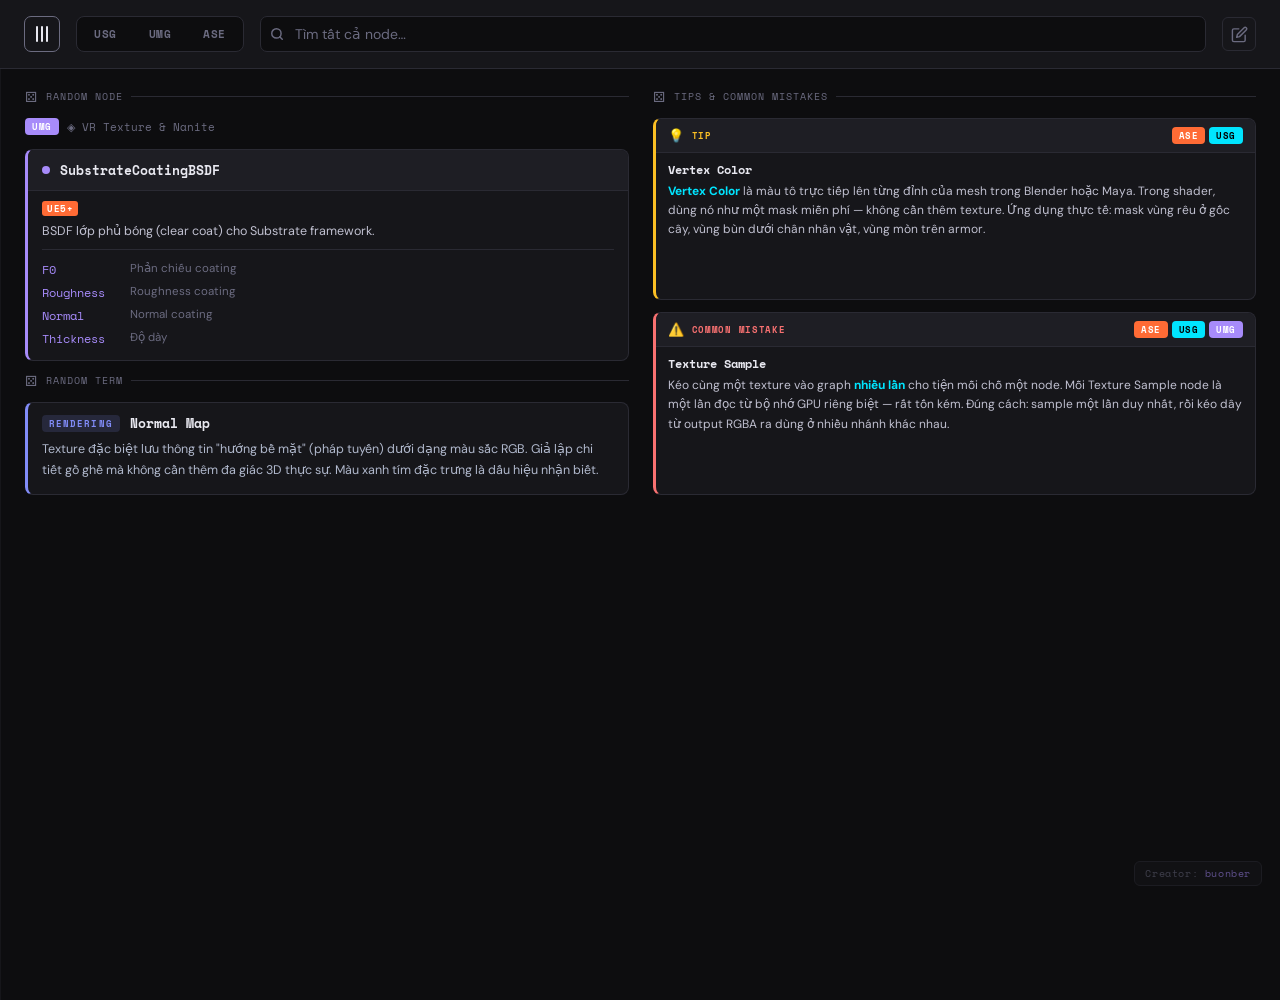
<file: index.html>
<!DOCTYPE html>
<html lang="vi">
<head>
<meta charset="UTF-8">
<meta name="viewport" content="width=device-width, initial-scale=1.0">
<title>NodeHub</title>
<link rel="icon" type="image/svg+xml" href="favicon.svg">

<!-- ═══ EXTERNAL DATA FILES ═══ -->
<script src="data/config.js"></script>
<script>
// Mỗi data file khai báo `const DATA_DEFAULT`.
// Nếu load bằng <script src> liên tiếp sẽ lỗi "already declared" (const không redeclare được).
// Fix: fetch từng file rồi chạy trong Function scope riêng biệt.
window._ENGINES = {};
window._TIPS = [];

async function loadEngines() {
  const files = [
    { key: 'amplify', src: 'data/node_ase.js' },
    { key: 'unity',   src: 'data/node_usg.js' },
    { key: 'unreal',  src: 'data/node_umg.js' },
  ];
  for (const f of files) {
    try {
      const res = await fetch(f.src);
      const code = await res.text();
      // Chạy trong Function scope riêng → const không conflict
      const fn = new Function(code + '\nreturn DATA_DEFAULT;');
      window._ENGINES[f.key] = fn();
    } catch(e) {
      console.warn('Could not load', f.src, e);
      window._ENGINES[f.key] = [];
    }
  }
  // Load tips data
  try {
    const res = await fetch('data/tips.js');
    const code = await res.text();
    const fn = new Function(code + '\nreturn DATA_TIPS;');
    window._TIPS = fn();
  } catch(e) {
    console.warn('Could not load tips.js', e);
    window._TIPS = [];
  }
  // Load terms data
  try {
    const resTerm = await fetch('data/terms.js');
    const codeTerm = await resTerm.text();
    new Function(codeTerm)(); // sets window.TERMS
  } catch(e) {
    console.warn('Could not load terms.js', e);
    window.TERMS = [];
  }
  initApp(); // khởi động app sau khi tất cả data đã load
}
loadEngines();
</script>

<link rel="stylesheet" href="style.css">
</head>
<body>

<header>
  <button id="hamburger" title="Cấu hình" aria-label="Cấu hình">
    <svg id="hbg-bars" xmlns="http://www.w3.org/2000/svg" width="18" height="18" viewBox="0 0 18 18" fill="none" stroke="currentColor" stroke-width="2" stroke-linecap="round" style="display:none">
      <line x1="2" y1="4"  x2="16" y2="4"/>
      <line x1="2" y1="9"  x2="16" y2="9"/>
      <line x1="2" y1="14" x2="16" y2="14"/>
    </svg>
    <svg id="hbg-x" xmlns="http://www.w3.org/2000/svg" width="18" height="18" viewBox="0 0 18 18" fill="none" stroke="currentColor" stroke-width="2" stroke-linecap="round" style="display:none">
      <line x1="3" y1="3" x2="15" y2="15"/>
      <line x1="15" y1="3" x2="3" y2="15"/>
    </svg>
    <svg id="hbg-3" xmlns="http://www.w3.org/2000/svg" width="18" height="18" viewBox="0 0 18 18" fill="none" stroke="currentColor" stroke-width="2" stroke-linecap="round" style="transform:rotate(90deg)">
      <line x1="2" y1="4"  x2="16" y2="4"/>
      <line x1="2" y1="9"  x2="16" y2="9"/>
      <line x1="2" y1="14" x2="16" y2="14"/>
    </svg>
  </button>

  <div class="engine-tabs" id="engine-tabs">
    <button class="engine-tab" data-eng="unity"   title="Unity Shader Graph">USG</button>
    <button class="engine-tab" data-eng="unreal"  title="Unreal Material Graph">UMG</button>
    <button class="engine-tab" data-eng="amplify" title="Amplify Shader Editor">ASE</button>
  </div>

  <div class="search-wrap">
    <svg xmlns="http://www.w3.org/2000/svg" width="14" height="14" viewBox="0 0 24 24" fill="none" stroke="currentColor" stroke-width="2.5" stroke-linecap="round" stroke-linejoin="round"><circle cx="11" cy="11" r="8"/><line x1="21" y1="21" x2="16.65" y2="16.65"/></svg>
    <input type="text" id="search" placeholder="Tìm tất cả node…" autocomplete="off" spellcheck="false">
  </div>
  <a href="editor.html" id="editor-link" title="Mở Editor" aria-label="Mở Editor">
    <svg xmlns="http://www.w3.org/2000/svg" width="17" height="17" viewBox="0 0 24 24" fill="none" stroke="currentColor" stroke-width="2" stroke-linecap="round" stroke-linejoin="round"><path d="M11 4H4a2 2 0 0 0-2 2v14a2 2 0 0 0 2 2h14a2 2 0 0 0 2-2v-7"/><path d="M18.5 2.5a2.121 2.121 0 0 1 3 3L12 15l-4 1 1-4 9.5-9.5z"/></svg>
  </a>

</header>

<div class="app">
  <nav class="sidebar collapsed" id="sidebar"></nav>
  <main class="main" id="main"></main>
</div>

<!-- edit modal removed - managed at /editor -->

<script>
/* ══════════════════════════════════════════════════════
   APP STATE
══════════════════════════════════════════════════════ */
const ENGINES = window._ENGINES;

const state = {
  engine: 'amplify',   // engine hiện tại (cho sidebar/group view)
  activeEngine: null,  // null = chưa chọn engine (search all), string = đang ở engine đó
  groupId: null,
  search: '',
  editMode: false, // always false on main page
  splash: true,
};

// Home page config — persist in localStorage
const HOME_CONFIG_KEY = 'nodehub_home_config';
function loadHomeConfig() {
  try {
    const saved = localStorage.getItem(HOME_CONFIG_KEY);
    if (saved) return JSON.parse(saved);
  } catch(e) {}
  return { showNode: true, showTerm: true, showTips: true };
}
function saveHomeConfig(cfg) {
  try { localStorage.setItem(HOME_CONFIG_KEY, JSON.stringify(cfg)); } catch(e) {}
}
let homeConfig = loadHomeConfig();

// Convenience: data for current engine
function data() { return ENGINES[state.engine] || []; }
function group() { return data().find(g => g.id === state.groupId) || data()[0] || null; }

/* ══════════════════════════════════════════════════════
   RENDER SIDEBAR
══════════════════════════════════════════════════════ */
function renderSidebar() {
  const sb = document.getElementById('sidebar');
  sb.innerHTML = '';
  data().forEach(g => {
    const btn = document.createElement('button');
    btn.className = `group-btn cls-${g.cls}` + (g.id === state.groupId ? ' active' : '');
    btn.innerHTML = `
      <span class="g-ico">${g.ico}</span>
      <span class="g-label">${g.label}</span>
      <span class="g-count">${g.nodes.length}</span>
    `;
    btn.addEventListener('click', () => {
      state.groupId = g.id;
      state.search = '';
      state.splash = false;
      document.getElementById('search').value = '';
      renderSidebar();
      renderMain();
    });
    sb.appendChild(btn);
  });
}

/* ══════════════════════════════════════════════════════
   RENDER MAIN
══════════════════════════════════════════════════════ */
function renderMain() {
  const main = document.getElementById('main');
  const q = state.search.trim().toLowerCase();

  if (q) {
    renderSearch(main, q);
  } else if (state.splash) {
    renderSplash();
  } else {
    renderGroup(main);
  }
}

function renderGroup(main) {
  const g = group();
  if (!g) { main.innerHTML = '<div class="empty"><span>◈</span>Không có dữ liệu.</div>'; return; }

  main.innerHTML = `
    <div class="group-header cls-${g.cls}">
      <div class="g-ico-big">${g.ico}</div>
      <div>
        <div class="group-title">${g.label}</div>
        <div class="group-desc">${g.desc || ''}</div>
      </div>
    </div>
    <div class="node-grid" id="node-grid"></div>
  `;

  const grid = document.getElementById('node-grid');
  g.nodes.forEach(n => grid.appendChild(buildCard(n, g)));
}

const ENG_LABELS = { amplify: 'Amplify Shader Editor', unity: 'Unity Shader Graph', unreal: 'Unreal Material Graph' };
const ENG_SHORT  = { amplify: 'ASE', unity: 'USG', unreal: 'UMG' };
const TAG_LABELS = { ue5:'UE5+', u2022:'2022+', u2023:'2023+', urp:'URP', hdrp:'HDRP'};

function renderSearch(main, q) {
  // Nếu chưa chọn engine → tìm trên cả 3; nếu đã chọn → tìm engine đó
  const engsToSearch = state.activeEngine
    ? [state.activeEngine]
    : Object.keys(window._ENGINES);

  const sections = []; // [{eng, group, nodes}]
  engsToSearch.forEach(eng => {
    (window._ENGINES[eng] || []).forEach(g => {
      const hits = g.nodes.filter(n =>
        n.n.toLowerCase().includes(q) ||
        (n.f && n.f.toLowerCase().includes(q)) ||
        (n.sc && n.sc.toLowerCase().includes(q))
      );
      if (hits.length) sections.push({ eng, group: g, nodes: hits });
    });
  });

  if (!sections.length) {
    main.innerHTML = `<div class="empty"><span>∅</span>Không tìm thấy "<b>${q}</b>"</div>`;
    return;
  }

  main.innerHTML = '';
  // Group by engine for visual separation
  const byEng = {};
  sections.forEach(s => {
    if (!byEng[s.eng]) byEng[s.eng] = [];
    byEng[s.eng].push(s);
  });

  Object.entries(byEng).forEach(([eng, secs]) => {
    // Engine section header (only when searching all engines)
    if (!state.activeEngine) {
      const engHeader = document.createElement('div');
      engHeader.className = 'search-group-title';
      const total = secs.reduce((a,s) => a + s.nodes.length, 0);
      engHeader.innerHTML = `<span class="eng-label-${eng}">${ENG_SHORT[eng]}</span> — ${total} kết quả`;
      main.appendChild(engHeader);
    }

    secs.forEach(({ group: g, nodes }) => {
      const subTitle = document.createElement('div');
      subTitle.className = 'search-group-title';
      subTitle.style.fontSize = '10px';
      subTitle.style.opacity = '0.7';
      subTitle.style.marginTop = '4px';
      subTitle.textContent = `${g.ico}  ${g.label}  (${nodes.length})`;
      main.appendChild(subTitle);

      const grid = document.createElement('div');
      grid.className = `node-grid eng-${eng}`;
      nodes.forEach(n => grid.appendChild(buildCard(n, g)));
      main.appendChild(grid);
    });
  });
}

/* ══════════════════════════════════════════════════════
   BUILD NODE CARD
══════════════════════════════════════════════════════ */
function buildCard(n, g, { autoExpand = false } = {}) {
  const card = document.createElement('div');
  card.className = `node-card cls-${g.cls}`;

  const params = (n.p && n.p.length)
    ? `<div class="node-params">${n.p.map(([k,v]) =>
        `<div class="param-row"><span class="param-name">${k}</span><span class="param-desc">${v}</span></div>`
      ).join('')}</div>`
    : '';

  const editBtn = state.editMode
    ? `<button class="edit-card-btn" data-nid="${n.n}" data-gid="${g.id}" title="Sửa node" style="margin-left:auto;background:transparent;border:none;color:var(--accent2);cursor:pointer;font-size:13px;">✎</button>`
    : '';

  // ── Parse nội dung ──
  // Tags: từ n.tags[] (mới) hoặc fallback extract inline <span class="tag"> (legacy)
  const nodeTagsArr = (n.tags && n.tags.length)
    ? n.tags
    : (() => { const re = /<span class="tag ([^"]+)">[^<]*<\/span>/g; const t=[]; let m; while((m=re.exec(n.f||''))!==null) if(!t.includes(m[1])) t.push(m[1]); return t; })();
  // Strip legacy inline tag spans from func text
  const funcHtml = (n.f || '').replace(/<span class="tag [^"]*">[^<]*<\/span>/g, '').trim();

  // Render tag badges
  const tagsBadge = nodeTagsArr.length
    ? `<span class="node-tags">${nodeTagsArr.map(t => `<span class="tag ${t}">${TAG_LABELS[t]||t.toUpperCase()}</span>`).join('')}</span>`
    : '';

  const catBadge = n.cat
    ? `<span class="node-cat">${n.cat}</span>`
    : '';

  let scBadge = '';
  if (n.sc) {
    const keys = n.sc.split('+').map(k => k.trim()).filter(Boolean);
    const kbds = keys.map(k => `<kbd>${k}</kbd>`).join('<span class="sc-plus">+</span>');
    scBadge = `<span class="node-shortcut">${kbds}</span>`;
  }

  card.innerHTML = `
    <div class="node-head">
      <div class="node-dot"></div>
      <span class="node-name">${n.n}</span>
      ${catBadge}
      ${editBtn}
    </div>
    <div class="node-body">
      ${tagsBadge}
      <div class="node-func">${funcHtml}</div>
      ${scBadge}
      ${params}
    </div>
  `;

  let pinned = false;
  if (autoExpand) card.classList.add('expanded');
  card.addEventListener('mouseenter', () => { if (!pinned) card.classList.add('expanded'); });
  card.addEventListener('mouseleave', () => { if (!pinned && !autoExpand) card.classList.remove('expanded'); });
  card.addEventListener('click', e => {
    if (e.target.closest('.edit-card-btn')) return;
    if (!pinned) {
      pinned = true;
      card.classList.add('expanded', 'pinned');
    } else {
      pinned = false;
      card.classList.remove('expanded', 'pinned');
    }
  });

  if (state.editMode) {
    card.querySelector('.edit-card-btn')?.addEventListener('click', e => {
      e.stopPropagation();
      openEditModal(n, g);
    });
  }

  return card;
}

/* ══════════════════════════════════════════════════════
   ENGINE TABS
══════════════════════════════════════════════════════ */
// Hash <-> engine key mapping
const HASH_TO_ENG = { ase: 'amplify', usg: 'unity', umg: 'unreal' };
const ENG_TO_HASH = { amplify: 'ase', unity: 'usg', unreal: 'umg' };

function activateEngine(eng) {
  document.querySelectorAll('.engine-tab').forEach(t => t.classList.remove('active'));
  const tab = document.querySelector(`.engine-tab[data-eng="${eng}"]`);
  if (tab) tab.classList.add('active');
  state.activeEngine = eng;
  state.engine = eng;
  state.groupId = data()[0]?.id || null;
  state.splash = false;
  state.search = '';
  const se = document.getElementById('search');
  se.value = '';
  se.placeholder = `Tìm trong ${ENG_LABELS[eng]}…`;
  sidebar.classList.remove('collapsed');
  hamburger.style.visibility = '';
  setHamburgerIcon(false);
  history.replaceState(null, '', '#' + ENG_TO_HASH[eng]);
  renderSidebar();
  renderMain();
}

document.getElementById('engine-tabs').addEventListener('click', e => {
  const tab = e.target.closest('.engine-tab');
  if (!tab) return;
  const eng = tab.dataset.eng;
  if (state.activeEngine === eng) {
    resetToHome();
    return;
  }
  activateEngine(eng);
});

/* ══════════════════════════════════════════════════════
   SEARCH
══════════════════════════════════════════════════════ */
const searchEl = document.getElementById('search');
let searchTimeout;
searchEl.addEventListener('input', () => {
  clearTimeout(searchTimeout);
  searchTimeout = setTimeout(() => {
    state.search = searchEl.value;
    // Khi xóa hết search → về splash (nếu không có engine active) hoặc về group
    if (!state.search.trim() && !state.activeEngine) state.splash = true;
    else state.splash = false;
    renderMain();
  }, 160);
});

/* ══════════════════════════════════════════════════════
   EDIT MODE — moved to /editor page
══════════════════════════════════════════════════════ */
// Edit mode disabled on main page

/* ══════════════════════════════════════════════════════
   INLINE EDIT MODAL — moved to /editor
══════════════════════════════════════════════════════ */

/* ══════════════════════════════════════════════════════
   HAMBURGER
══════════════════════════════════════════════════════ */
const hamburger = document.getElementById('hamburger');
const sidebar   = document.getElementById('sidebar');

function resetToHome() {
  state.activeEngine = null;
  state.engine = 'amplify';
  state.groupId = null;
  state.search = '';
  state.splash = true;
  const se = document.getElementById('search');
  se.value = '';
  se.placeholder = 'Tìm tất cả node…';
  document.querySelectorAll('.engine-tab').forEach(t => t.classList.remove('active'));
  sidebar.classList.add('collapsed');
  history.replaceState(null, '', location.pathname + location.search);
  setHamburger3Mode();
  renderSidebar();
  renderSplash();
}

function setHamburgerIcon(isX) {
  document.getElementById('hbg-bars').style.display = isX ? 'none' : 'block';
  document.getElementById('hbg-x').style.display   = isX ? 'block' : 'none';
  document.getElementById('hbg-3').style.display   = 'none';
  hamburger.title = isX ? 'Ẩn sidebar' : 'Hiện sidebar';
  hamburger.setAttribute('aria-label', hamburger.title);
}

function setHamburger3Mode() {
  document.getElementById('hbg-bars').style.display = 'none';
  document.getElementById('hbg-x').style.display   = 'none';
  document.getElementById('hbg-3').style.display   = 'inline';
  hamburger.title = 'Cấu hình';
  hamburger.setAttribute('aria-label', 'Cấu hình');
}

hamburger.addEventListener('click', () => {
  if (!state.activeEngine) { openHomeConfigModal(); return; } // Mở cấu hình trang chủ khi ở 3-mode

  // Bật/tắt sidebar bình thường
  if (sidebar.classList.contains('collapsed')) {
    sidebar.classList.remove('collapsed');
    setHamburgerIcon(false);
  } else {
    sidebar.classList.add('collapsed');
    setHamburgerIcon(true);
  }
});


/* ══════════════════════════════════════════════════════
   BUILD TIP / MISTAKE CARD
══════════════════════════════════════════════════════ */
const ENG_COLORS     = {amplify:'#ff6b35', unity:'#00e5ff', unreal:'#a78bfa'};
const ENG_TEXT_COLORS= {amplify:'#fff',    unity:'#000',    unreal:'#fff'};

function buildTipCard(item) {
  const isTip = item.type === 'tip';
  const card = document.createElement('div');
  card.className = `tip-card tip-card--${item.type}`;

  // Engine tags
  const engTags = item.eng.map(e =>
    `<span class="tip-eng-tag" style="background:${ENG_COLORS[e]};color:${ENG_TEXT_COLORS[e]}">${ENG_SHORT[e]}</span>`
  ).join('');

  card.innerHTML = `
    <div class="tip-head">
      <span class="tip-icon">${isTip ? '💡' : '⚠️'}</span>
      <span class="tip-type-label">${isTip ? 'Tip' : 'Common Mistake'}</span>
      <div class="tip-eng-tags">${engTags}</div>
    </div>
    <div class="tip-node-name">${item.node}</div>
    <div class="tip-body">${item.text}</div>
  `;

  return card;
}

function pickRandomTips(count) {
  const tips     = (window._TIPS || []).filter(t => t.type === 'tip');
  const mistakes = (window._TIPS || []).filter(t => t.type === 'mistake');
  const picked = [];
  if (tips.length)     picked.push(tips[Math.floor(Math.random() * tips.length)]);
  if (mistakes.length) picked.push(mistakes[Math.floor(Math.random() * mistakes.length)]);
  // Fill remaining slots with random from either pool
  const all = [...tips, ...mistakes];
  while (picked.length < count && all.length) {
    const candidate = all[Math.floor(Math.random() * all.length)];
    if (!picked.includes(candidate)) picked.push(candidate);
    else if (picked.length === all.length) break; // avoid infinite loop
  }
  return picked;
}
/* ══════════════════════════════════════════════════════
   RANDOM TERM — thuật ngữ chuyên ngành
══════════════════════════════════════════════════════ */
let _lastTermIdx = -1;
function pickRandomTerm() {
  const terms = window.TERMS || [];
  if (!terms.length) return null;
  let idx;
  do { idx = Math.floor(Math.random() * terms.length); } while (idx === _lastTermIdx && terms.length > 1);
  _lastTermIdx = idx;
  return terms[idx];
}

function renderTermCard(container) {
  const t = pickRandomTerm();
  if (!t) return;
  container.innerHTML = '';
  const card = document.createElement('div');
  card.className = 'term-card';
  card.innerHTML =
    `<div class="term-head">` +
      `<span class="term-tag">${t.tag}</span>` +
      `<span class="term-name">${t.term}</span>` +
    `</div>` +
    `<div class="term-def">${t.def}</div>`;
  container.appendChild(card);
}

/* ══════════════════════════════════════════════════════
   SPLASH — random node + tips/mistakes on load
══════════════════════════════════════════════════════ */
function pickSplash() {
  // Random 1 node từ bất kỳ engine và group nào
  const engKeys = Object.keys(window._ENGINES).filter(k => (window._ENGINES[k] || []).length);
  const eng = engKeys[Math.floor(Math.random() * engKeys.length)];
  const groups = window._ENGINES[eng];
  const g = groups[Math.floor(Math.random() * groups.length)];
  const node = g.nodes[Math.floor(Math.random() * g.nodes.length)];
  return { eng, g, node };
}

function randomizeNode() {
  const { eng, g, node } = pickSplash();

  const nodeRow = document.getElementById('splash-node-meta');
  const nodeGrid = document.getElementById('splash-node-grid');
  if (!nodeRow || !nodeGrid) return;

  nodeRow.innerHTML =
    `<span class="tip-eng-tag" style="background:${ENG_COLORS[eng]};color:${ENG_TEXT_COLORS[eng]}">${ENG_SHORT[eng]}</span>` +
    `<span class="splash-group-label">${g.ico} ${g.label}</span>`;

  nodeGrid.className = `node-grid eng-${eng}`;
  nodeGrid.innerHTML = '';
  nodeGrid.appendChild(buildCard(node, g, { autoExpand: true }));
}

function renderSplash() {
  const { eng, g, node } = pickSplash();

  state.splash = true;
  document.querySelectorAll('.engine-tab').forEach(t => t.classList.remove('active'));
  renderSidebar();

  const main = document.getElementById('main');
  main.innerHTML = '';

  /* ── Wrapper layout: 2 cols ── */
  const wrapper = document.createElement('div');
  wrapper.className = 'splash-wrapper';

  /* ─── COL LEFT: random node + random term below ─── */
  const colNode = document.createElement('div');
  colNode.className = 'splash-col';

  if (homeConfig.showNode) {
    const nodeSection = document.createElement('div');
    nodeSection.className = 'splash-section-label';
    nodeSection.innerHTML = `<span class="splash-dice-btn" id="splash-dice" title="Random node khác">⚄</span> Random Node`;
    colNode.appendChild(nodeSection);

    const nodeRow = document.createElement('div');
    nodeRow.className = 'splash-node-meta';
    nodeRow.id = 'splash-node-meta';
    nodeRow.innerHTML =
      `<span class="tip-eng-tag" style="background:${ENG_COLORS[eng]};color:${ENG_TEXT_COLORS[eng]}">${ENG_SHORT[eng]}</span>` +
      `<span class="splash-group-label">${g.ico} ${g.label}</span>`;
    colNode.appendChild(nodeRow);

    const nodeGrid = document.createElement('div');
    nodeGrid.className = `node-grid eng-${eng}`;
    nodeGrid.id = 'splash-node-grid';
    nodeGrid.appendChild(buildCard(node, g, { autoExpand: true }));
    colNode.appendChild(nodeGrid);
  }

  if (homeConfig.showTerm) {
    const termSection = document.createElement('div');
    termSection.className = 'splash-section-label';
    termSection.innerHTML = `<span class="splash-dice-btn" id="splash-term-dice" title="Random thuật ngữ khác">⚄</span> Random Term`;
    colNode.appendChild(termSection);

    const termCard = document.createElement('div');
    termCard.id = 'term-card-slot';
    colNode.appendChild(termCard);

    renderTermCard(termCard);
  }

  /* ─── COL RIGHT: 1 tip + 1 mistake ─── */
  const colTips = document.createElement('div');
  colTips.className = 'splash-col';

  if (homeConfig.showTips) {
    const tipsSection = document.createElement('div');
    tipsSection.className = 'splash-section-label';
    tipsSection.innerHTML = `<span class="splash-dice-btn" id="splash-tips-dice" title="Random tips khác">⚄</span> Tips & Common Mistakes`;
    colTips.appendChild(tipsSection);

    const tipsContainer = document.createElement('div');
    tipsContainer.className = 'tips-grid';
    tipsContainer.id = 'tips-container';
    pickRandomTips(2).forEach(t => tipsContainer.appendChild(buildTipCard(t)));
    colTips.appendChild(tipsContainer);
  }

  wrapper.appendChild(colNode);
  wrapper.appendChild(colTips);
  main.appendChild(wrapper);

  /* ─── Event listeners ─── */
  document.getElementById('splash-dice')?.addEventListener('click', randomizeNode);
  document.getElementById('splash-term-dice')?.addEventListener('click', () => {
    const slot = document.getElementById('term-card-slot');
    if (slot) renderTermCard(slot);
  });
  document.getElementById('splash-tips-dice')?.addEventListener('click', () => {
    const tc = document.getElementById('tips-container');
    if (!tc) return;
    tc.innerHTML = '';
    pickRandomTips(2).forEach(t => tc.appendChild(buildTipCard(t)));
  });
}

/* ══════════════════════════════════════════════════════
   HOME CONFIG MODAL
══════════════════════════════════════════════════════ */
function openHomeConfigModal() {
  let overlay = document.getElementById('home-config-overlay');
  if (overlay) { overlay.remove(); return; }

  overlay = document.createElement('div');
  overlay.id = 'home-config-overlay';
  overlay.className = 'home-config-overlay';
  overlay.innerHTML = `
    <div class="home-config-modal">
      <div class="home-config-header">
        <span class="home-config-title">⚙️ Cấu hình</span>
        <button class="home-config-close" id="home-config-close">✕</button>
      </div>
      <p class="home-config-sub">Chọn widget hiển thị ở chế độ index</p>
      <div class="home-config-options">
        <label class="home-config-option">
          <span class="home-config-option-text">
            <span class="home-config-option-icon">🎲</span>
            <span>Random Node</span>
          </span>
          <input type="checkbox" id="cfg-node" ${homeConfig.showNode ? 'checked' : ''}>
          <span class="home-config-toggle"></span>
        </label>
        <label class="home-config-option">
          <span class="home-config-option-text">
            <span class="home-config-option-icon">📖</span>
            <span>Random Term</span>
          </span>
          <input type="checkbox" id="cfg-term" ${homeConfig.showTerm ? 'checked' : ''}>
          <span class="home-config-toggle"></span>
        </label>
        <label class="home-config-option">
          <span class="home-config-option-text">
            <span class="home-config-option-icon">💡</span>
            <span>Tips & Common Mistakes</span>
          </span>
          <input type="checkbox" id="cfg-tips" ${homeConfig.showTips ? 'checked' : ''}>
          <span class="home-config-toggle"></span>
        </label>
      </div>
      <button class="home-config-apply" id="home-config-apply">Áp dụng</button>
      <button class="home-config-reload" id="home-config-reload">↺ Reload JS cache</button>
    </div>
  `;
  document.body.appendChild(overlay);

  overlay.addEventListener('click', e => { if (e.target === overlay) overlay.remove(); });
  document.getElementById('home-config-close').addEventListener('click', () => overlay.remove());
  document.getElementById('home-config-reload').addEventListener('click', () => {
    document.getElementById('home-config-reload').textContent = '⏳ Đang reload…';
    document.getElementById('home-config-reload').disabled = true;
    const v = Date.now();
    const base = location.href.split('?')[0].split('#')[0];
    const hash = location.hash || '';
    location.replace(base + '?v=' + v + hash);
  });
  document.getElementById('home-config-apply').addEventListener('click', () => {
    homeConfig.showNode = document.getElementById('cfg-node').checked;
    homeConfig.showTerm = document.getElementById('cfg-term').checked;
    homeConfig.showTips = document.getElementById('cfg-tips').checked;
    saveHomeConfig(homeConfig);
    overlay.remove();
    if (state.splash) renderSplash();
  });
}

/* ══════════════════════════════════════════════════════
   INIT — gọi sau khi loadEngines() xong
══════════════════════════════════════════════════════ */
function initApp() {
  const hash = location.hash.replace('#', '').toLowerCase();
  const engFromHash = HASH_TO_ENG[hash];
  if (engFromHash) {
    activateEngine(engFromHash);
  } else {
    state.splash = true;
    state.activeEngine = null;
    document.getElementById('sidebar').classList.add('collapsed');
    setHamburger3Mode();
    renderSidebar();
    renderSplash();
  }
}
</script>
<a class="creator-tag" title="Back to top" onclick="window.scrollTo({top:0,behavior:'smooth'})">Creator: <span>buonber</span></a>
</body>
</html>
</file>
<file: style.css>
@import url('https://fonts.googleapis.com/css2?family=Space+Mono:ital,wght@0,400;0,700;1,400&family=DM+Sans:ital,opsz,wght@0,9..40,300;0,9..40,500;0,9..40,700;1,9..40,300&display=swap');

*, *::before, *::after { box-sizing: border-box; margin: 0; padding: 0; }

:root {
  --bg:        #0d0d0f;
  --surface:   #16161a;
  --surface2:  #1e1e24;
  --border:    #2a2a33;
  --accent:    #00e5ff;
  --accent2:   #ff6b35;
  --accent3:   #a78bfa;
  --text:      #e8e8f0;
  --muted:     #6b6b80;
  --radius:    8px;

  /* group colors */
  --gm:    #fbbf24; --gt:  #34d399; --gv:  #60a5fa;
  --gmat:  #c084fc; --gd:  #94a3b8; --gsd: #f472b6;
  --gcam:  #38bdf8; --gconst:#a78bfa;--gtex:#fb923c;
  --guv:   #4ade80; --glight:#fde047;--gtime:#f9a8d4;
  --gfunc: #67e8f9; --gfx:  #e879f9; --glogic:#6ee7b7;
  --gutil: #cbd5e1; --gcol: #fb7185; --ga:  #a3e635;
  --gp:   #f0abfc; --gblend:#fca5a5;--ggrad:#93c5fd;
  --gproc:#86efac; --gwpo: #fcd34d; --gshad:#c4b5fd;
  --ghair:#fdba74; --gvr:  #7dd3fc; --gfunc2:#99f6e4;
  --gpar: #fda4af; --gtime2:#d8b4fe;--gl:  #6ee7b7;
  --gcrt: #67e8f9; --gfont:#fbbf24; --gimg: #f9a8d4;
  --gc: #e2e8f0;  --gu: #a5f3fc;   --gv2: #c3b5fd;
}

html { font-size: 15px; }

body {
  background: var(--bg);
  color: var(--text);
  font-family: 'DM Sans', sans-serif;
  min-height: 100vh;
  display: flex;
  flex-direction: column;
}

/* ── HEADER ── */
header {
  border-bottom: 1px solid var(--border);
  padding: 16px 24px;
  display: flex;
  align-items: center;
  gap: 16px;
  background: var(--surface);
  position: sticky;
  top: 0;
  z-index: 100;
  flex-wrap: wrap;
}

/* ── HAMBURGER ── */
#hamburger {
  display: flex;
  flex-direction: column;
  justify-content: center;
  gap: 5px;
  width: 36px;
  height: 36px;
  padding: 7px 8px;
  background: transparent;
  border: 1px solid var(--border);
  border-radius: 7px;
  cursor: pointer;
  flex-shrink: 0;
  transition: border-color .2s;
}
#hamburger:hover { border-color: var(--accent); }
/* ── HAMBURGER — 3-mode state ── */
#hamburger:has(#hbg-3:not([style*="none"])) {
  border-color: var(--muted);
  color: var(--muted);
}
#hamburger:has(#hbg-3:not([style*="none"])):hover {
  border-color: var(--accent);
  color: var(--accent);
}

#hamburger svg { display: block; color: var(--text); transition: color .2s; }
#hamburger:hover svg { color: var(--accent); }

/* ── ENGINE TABS ── */
.engine-tabs {
  display: flex;
  gap: 4px;
  background: var(--bg);
  border: 1px solid var(--border);
  border-radius: 8px;
  padding: 3px;
}

.engine-tab {
  font-family: 'Space Mono', monospace;
  font-size: 11px;
  font-weight: 700;
  letter-spacing: 0.05em;
  padding: 6px 14px;
  border-radius: 5px;
  border: none;
  background: transparent;
  color: var(--muted);
  cursor: pointer;
  transition: all .2s;
  text-transform: uppercase;
}

.engine-tab:hover { color: var(--text); background: var(--surface2); }
/* .active = engine đang được chọn (user click) */
.engine-tab[data-eng="amplify"].active { background: #ff6b35; color: #fff; }
.engine-tab[data-eng="unity"].active   { background: #00e5ff; color: #000; }
.engine-tab[data-eng="unreal"].active  { background: #a78bfa; color: #fff; }

/* ── SEARCH ── */
.search-wrap {
  flex: 1;
  min-width: 200px;
  position: relative;
}

.search-wrap svg {
  position: absolute;
  left: 10px;
  top: 50%;
  transform: translateY(-50%);
  color: var(--muted);
  pointer-events: none;
}

#search {
  width: 100%;
  background: var(--bg);
  border: 1px solid var(--border);
  border-radius: 7px;
  color: var(--text);
  font-family: 'DM Sans', sans-serif;
  font-size: 14px;
  padding: 8px 12px 8px 34px;
  outline: none;
  transition: border-color .2s;
}
#search:focus { border-color: var(--accent); }
#search::placeholder { color: var(--muted); }

/* ── EDIT TOGGLE ── */
#edit-btn {
  font-family: 'Space Mono', monospace;
  font-size: 11px;
  padding: 7px 14px;
  border-radius: 6px;
  border: 1px solid var(--border);
  background: transparent;
  color: var(--muted);
  cursor: pointer;
  transition: all .2s;
  white-space: nowrap;
}
#edit-btn:hover { border-color: var(--accent2); color: var(--accent2); }
#edit-btn.active { background: var(--accent2); color: #fff; border-color: var(--accent2); }

#editor-link {
  display: flex;
  align-items: center;
  justify-content: center;
  flex-shrink: 0;
  width: 34px;
  height: 34px;
  border-radius: 6px;
  border: 1px solid var(--border);
  color: var(--muted);
  text-decoration: none;
  transition: border-color .2s, color .2s, background .2s;
}
#editor-link:hover {
  border-color: var(--accent);
  color: var(--accent);
  background: color-mix(in srgb, var(--accent) 10%, transparent);
}

/* ── RANDOM BTN (circle icon) ── */
.random-btn-inline {
  display: inline-flex;
  align-items: center;
  justify-content: center;
  width: 28px;
  height: 28px;
  border-radius: 50%;
  border: 1px solid var(--border);
  background: var(--surface2);
  color: var(--muted);
  font-size: 16px;
  cursor: pointer;
  transition: all .25s;
  flex-shrink: 0;
  line-height: 1;
}
.random-btn-inline:hover {
  border-color: var(--accent3);
  color: var(--accent3);
  background: rgba(167,139,250,.1);
  transform: rotate(120deg);
}

/* ── LAYOUT ── */
.app {
  display: flex;
  flex: 1;
  overflow: hidden;
  height: calc(100vh - 57px);
}

/* ── SIDEBAR ── */
.sidebar {
  width: 220px;
  min-width: 0;
  border-right: 1px solid var(--border);
  overflow-y: auto;
  overflow-x: hidden;
  background: var(--surface);
  flex-shrink: 0;
  transition: width .25s cubic-bezier(.4,0,.2,1);
}
.sidebar.collapsed {
  width: 0;
  border-right-color: transparent;
}

.sidebar::-webkit-scrollbar { width: 4px; }
.sidebar::-webkit-scrollbar-thumb { background: var(--border); border-radius: 4px; }

.group-btn {
  display: flex;
  align-items: center;
  gap: 10px;
  width: 100%;
  padding: 10px 16px;
  background: transparent;
  border: none;
  border-bottom: 1px solid var(--border);
  color: var(--text);
  cursor: pointer;
  text-align: left;
  font-family: 'DM Sans', sans-serif;
  font-size: 13px;
  font-weight: 500;
  transition: background .15s;
}
.group-btn:hover { background: var(--surface2); }
.group-btn.active { background: var(--surface2); }
.group-btn.active .g-ico { filter: drop-shadow(0 0 6px currentColor); }

.g-ico {
  width: 28px;
  height: 28px;
  border-radius: 6px;
  display: flex;
  align-items: center;
  justify-content: center;
  font-size: 14px;
  flex-shrink: 0;
  background: var(--surface2);
}

.g-label {
  flex: 1;
  overflow: hidden;
  white-space: nowrap;
  text-overflow: ellipsis;
}

.g-count {
  font-family: 'Space Mono', monospace;
  font-size: 10px;
  color: var(--muted);
  background: var(--bg);
  padding: 1px 6px;
  border-radius: 10px;
}

/* ── MAIN ── */
.main {
  flex: 1;
  overflow-y: auto;
  padding: 20px 24px;
}

.main::-webkit-scrollbar { width: 6px; }
.main::-webkit-scrollbar-thumb { background: var(--border); border-radius: 4px; }

/* GROUP header */
.group-header {
  display: flex;
  align-items: center;
  gap: 12px;
  margin-bottom: 16px;
  padding-bottom: 12px;
  border-bottom: 1px solid var(--border);
}

.group-header .g-ico-big {
  width: 40px;
  height: 40px;
  border-radius: 10px;
  display: flex;
  align-items: center;
  justify-content: center;
  font-size: 20px;
  background: var(--surface2);
}

.group-title {
  font-family: 'Space Mono', monospace;
  font-size: 16px;
  font-weight: 700;
  letter-spacing: 0.03em;
}

.group-desc {
  font-size: 12px;
  color: var(--muted);
  margin-top: 2px;
}

/* NODE GRID */
.node-grid {
  display: grid;
  grid-template-columns: repeat(auto-fill, minmax(300px, 1fr));
  gap: 12px;
}

/* NODE CARD */
.node-card {
  background: var(--surface);
  border: 1px solid var(--border);
  border-radius: var(--radius);
  overflow: hidden;
  cursor: pointer;
  transition: border-color .15s, transform .15s;
}
.node-card:hover { border-color: var(--accent); transform: translateY(-1px); }

.node-head {
  display: flex;
  align-items: center;
  gap: 10px;
  padding: 10px 14px;
  border-bottom: 1px solid var(--border);
  background: var(--surface2);
}

.node-dot {
  width: 8px;
  height: 8px;
  border-radius: 50%;
  flex-shrink: 0;
  background: var(--accent);
}

.node-name {
  font-family: 'Space Mono', monospace;
  font-size: 13px;
  font-weight: 700;
  flex: 1;
}

.node-sc {
  font-size: 11px;
  color: var(--muted);
  background: var(--bg);
  padding: 2px 8px;
  border-radius: 4px;
}

/* Category badge — AS only, in header, muted style */
.node-cat {
  font-family: 'Space Mono', monospace;
  font-size: 10px;
  color: var(--muted);
  background: var(--bg);
  border: 1px solid var(--border);
  padding: 2px 8px;
  border-radius: 4px;
  letter-spacing: 0.03em;
  margin-left: auto;
  flex-shrink: 0;
}

/* Shortcut key badge — in body, below description */
.sc-plus {
  color: var(--muted);
  font-size: 10px;
  margin: 0 2px;
}
.node-shortcut {
  display: inline-flex;
  align-items: center;
  gap: 3px;
  margin-top: 8px;
}
.node-shortcut kbd {
  display: inline-block;
  font-family: 'Space Mono', monospace;
  font-size: 10px;
  font-weight: 700;
  line-height: 1;
  padding: 3px 8px;
  border-radius: 4px;
  background: rgba(52,211,153,0.08);
  color: #34d399;
  border: 1px solid rgba(52,211,153,0.3);
  letter-spacing: 0.06em;
  white-space: nowrap;
}

.node-body {
  padding: 10px 14px;
}

.node-tags {
  display: flex;
  flex-wrap: wrap;
  gap: 3px;
  margin-bottom: 5px;
}

.node-func {
  font-size: 12.5px;
  line-height: 1.6;
  color: #c0c0d0;
}

.node-func b { color: var(--accent); }

/* params */
.node-params {
  display: none;
  margin-top: 8px;
  padding-top: 8px;
  border-top: 1px solid var(--border);
}

.node-card.expanded .node-params { display: block; animation: fadeIn .15s ease; }
.node-card.pinned { border-color: var(--accent3) !important; }
.node-card.pinned .node-head { background: rgba(167,139,250,.08); }
@keyframes fadeIn { from { opacity:0; transform:translateY(-4px); } to { opacity:1; transform:none; } }

.param-row {
  display: flex;
  gap: 8px;
  padding: 3px 0;
  font-size: 11.5px;
}

.param-name {
  font-family: 'Space Mono', monospace;
  color: var(--accent3);
  min-width: 80px;
  flex-shrink: 0;
}

.param-desc { color: var(--muted); }

/* tags */
.tag {
  display: inline-block;
  font-size: 9px;
  font-weight: 700;
  font-family: 'Space Mono', monospace;
  letter-spacing: 0.06em;
  padding: 1px 5px;
  border-radius: 3px;
  margin-right: 3px;
  vertical-align: middle;
}
.tag.urp   { background:#0ea5e9; color:#fff; }
.tag.hdrp  { background:#a78bfa; color:#fff; }
.tag.ue5   { background:#ff6b35; color:#fff; }
.tag.u2022 { background:#fbbf24; color:#000; }
.tag.u2023 { background:#f472b6; color:#fff; }

/* EMPTY STATE */
.empty {
  text-align: center;
  padding: 60px 20px;
  color: var(--muted);
  font-family: 'Space Mono', monospace;
}

.empty span { font-size: 32px; display: block; margin-bottom: 12px; }

/* SEARCH RESULTS view */
/* Engine accent border on cards in search results */
.eng-amplify .node-card { border-left: 3px solid #ff6b35; }
.eng-unity   .node-card { border-left: 3px solid #00e5ff; }
.eng-unreal  .node-card { border-left: 3px solid #a78bfa; }
.eng-amplify .node-dot  { background: #ff6b35 !important; }
.eng-unity   .node-dot  { background: #00e5ff !important; }
.eng-unreal  .node-dot  { background: #a78bfa !important; }
/* engine label badge in search section title */
.eng-label-amplify { color: #ff6b35; }
.eng-label-unity   { color: #00e5ff; }
.eng-label-unreal  { color: #a78bfa; }

.search-group-title {
  font-family: 'Space Mono', monospace;
  font-size: 11px;
  letter-spacing: 0.1em;
  text-transform: uppercase;
  color: var(--muted);
  margin: 20px 0 8px;
  display: flex;
  align-items: center;
  gap: 8px;
}

.search-group-title::after {
  content: '';
  flex: 1;
  height: 1px;
  background: var(--border);
}

/* Password modal */
.modal-overlay {
  display: none;
  position: fixed;
  inset: 0;
  background: rgba(0,0,0,.7);
  z-index: 200;
  align-items: center;
  justify-content: center;
}
.modal-overlay.open { display: flex; }

.modal {
  background: var(--surface);
  border: 1px solid var(--border);
  border-radius: 12px;
  padding: 28px;
  width: 320px;
  display: flex;
  flex-direction: column;
  gap: 14px;
}

.modal h3 {
  font-family: 'Space Mono', monospace;
  font-size: 14px;
  color: var(--accent2);
}

.modal input {
  background: var(--bg);
  border: 1px solid var(--border);
  border-radius: 6px;
  color: var(--text);
  font-family: 'DM Sans', sans-serif;
  font-size: 14px;
  padding: 9px 12px;
  outline: none;
  width: 100%;
}
.modal input:focus { border-color: var(--accent2); }

.modal-btns { display: flex; gap: 8px; justify-content: flex-end; }

.modal-btns button {
  font-family: 'Space Mono', monospace;
  font-size: 12px;
  padding: 7px 16px;
  border-radius: 6px;
  border: 1px solid var(--border);
  background: transparent;
  color: var(--text);
  cursor: pointer;
  transition: all .2s;
}

.modal-btns .btn-ok {
  background: var(--accent2);
  border-color: var(--accent2);
  color: #fff;
}

.modal-err {
  color: #f87171;
  font-size: 12px;
  display: none;
}

/* ── COLOR MAP for group cls ── */
.cls-gm    .g-ico, .cls-gm    .node-dot { color: var(--gm);  }
.cls-gt    .g-ico, .cls-gt    .node-dot { color: var(--gt);  }
.cls-gv    .g-ico, .cls-gv    .node-dot { color: var(--gv);  }
.cls-gmat  .g-ico, .cls-gmat  .node-dot { color: var(--gmat);}
.cls-gd    .g-ico, .cls-gd    .node-dot { color: var(--gd);  }
.cls-gsd   .g-ico, .cls-gsd   .node-dot { color: var(--gsd); }
.cls-gcam  .g-ico, .cls-gcam  .node-dot { color: var(--gcam);}
.cls-gconst .g-ico,.cls-gconst .node-dot{ color: var(--gconst);}
.cls-gtex  .g-ico, .cls-gtex  .node-dot { color: var(--gtex);}
.cls-guv   .g-ico, .cls-guv   .node-dot { color: var(--guv); }
.cls-glight .g-ico,.cls-glight .node-dot{ color: var(--glight);}
.cls-gtime .g-ico, .cls-gtime .node-dot { color: var(--gtime);}
.cls-gfunc .g-ico, .cls-gfunc .node-dot { color: var(--gfunc);}
.cls-gfx   .g-ico, .cls-gfx   .node-dot { color: var(--gfx); }
.cls-glogic .g-ico,.cls-glogic .node-dot{ color: var(--glogic);}
.cls-gutil .g-ico, .cls-gutil .node-dot { color: var(--gutil);}
.cls-gcol  .g-ico, .cls-gcol  .node-dot { color: var(--gcol); }
.cls-ga    .g-ico, .cls-ga    .node-dot { color: var(--ga);  }
.cls-gp    .g-ico, .cls-gp    .node-dot { color: var(--gp);  }
.cls-gblend .g-ico,.cls-gblend .node-dot{ color: var(--gblend);}
.cls-ggrad .g-ico, .cls-ggrad .node-dot { color: var(--ggrad);}
.cls-gproc .g-ico, .cls-gproc .node-dot { color: var(--gproc);}
.cls-gwpo  .g-ico, .cls-gwpo  .node-dot { color: var(--gwpo); }
.cls-gshad .g-ico, .cls-gshad .node-dot { color: var(--gshad);}
.cls-ghair .g-ico, .cls-ghair .node-dot { color: var(--ghair);}
.cls-gvr   .g-ico, .cls-gvr   .node-dot { color: var(--gvr); }
.cls-gpar  .g-ico, .cls-gpar  .node-dot { color: var(--gpar); }
.cls-gl    .g-ico, .cls-gl    .node-dot { color: var(--gl);  }
.cls-gcrt  .g-ico, .cls-gcrt  .node-dot { color: var(--gcrt); }
.cls-gfont .g-ico, .cls-gfont .node-dot { color: var(--gfont);}
.cls-gc    .g-ico, .cls-gc    .node-dot { color: var(--gc);  }
.cls-gu    .g-ico, .cls-gu    .node-dot { color: var(--gu);  }
/* ── CREATOR TAG ── */
.creator-tag {
  position: fixed;
  bottom: 14px;
  right: 18px;
  font-family: 'Space Mono', monospace;
  font-size: 10px;
  color: var(--muted);
  letter-spacing: 0.06em;
  pointer-events: all;
  cursor: pointer;
  z-index: 50;
  opacity: 0.55;
  border: 1px solid var(--border);
  border-radius: 6px;
  padding: 4px 10px;
  background: var(--surface);
  transition: opacity .2s, border-color .2s, color .2s, box-shadow .2s;
  text-decoration: none;
  display: inline-block;
}
.creator-tag:hover {
  opacity: 1;
  border-color: var(--accent3);
  color: var(--text);
  box-shadow: 0 0 10px rgba(167,139,250,.2);
}
.creator-tag span { color: var(--accent3); }

/* ── SPLASH layout ── */
.splash-wrapper {
  display: grid;
  grid-template-columns: 1fr 1fr;
  gap: 24px;
  align-items: start;
  margin-bottom: 24px;
}
@media (max-width: 700px) {
  .splash-wrapper { grid-template-columns: 1fr; }
}

.splash-col { 
  display: flex; 
  flex-direction: column; 
  gap: 12px;
  height: 100%;
}

.splash-section-label {
  display: flex;
  align-items: center;
  gap: 8px;
  font-family: 'Space Mono', monospace;
  font-size: 10px;
  letter-spacing: 0.1em;
  text-transform: uppercase;
  color: var(--muted);
  margin-bottom: 2px;
}

.splash-section-label::after {
  content: '';
  flex: 1;
  height: 1px;
  background: var(--border);
}

.splash-dice-btn {
  cursor: pointer;
  font-size: 14px;
  line-height: 1;
  transition: transform .2s;
  user-select: none;
}
.splash-dice-btn:hover { transform: scale(1.3) rotate(20deg); }

.splash-node-meta {
  display: flex;
  align-items: center;
  gap: 8px;
  margin-bottom: 2px;
}

.splash-group-label {
  font-size: 11px;
  color: var(--muted);
  font-family: 'Space Mono', monospace;
}

/* ── TIP / MISTAKE CARDS ── */
.tips-grid {
  display: grid;
  grid-template-columns: 1fr;
  gap: 12px;
  height: 100%;
}

.tip-card {
  background: var(--surface);
  border: 1px solid var(--border);
  border-radius: var(--radius);
  overflow: hidden;
  transition: border-color .15s, transform .15s;
  display: flex;
  flex-direction: column;
  height: 100%;
}
.tip-card:hover { transform: translateY(-1px); }

.tip-card--tip   { border-left: 3px solid #fbbf24; }
.tip-card--tip:hover { border-color: #fbbf24; }
.tip-card--mistake { border-left: 3px solid #f87171; }
.tip-card--mistake:hover { border-color: #f87171; }

.tip-head {
  display: flex;
  align-items: center;
  gap: 8px;
  padding: 8px 12px;
  background: var(--surface2);
  border-bottom: 1px solid var(--border);
}

.tip-icon { font-size: 13px; line-height: 1; flex-shrink: 0; }

.tip-type-label {
  font-family: 'Space Mono', monospace;
  font-size: 9px;
  font-weight: 700;
  letter-spacing: 0.08em;
  text-transform: uppercase;
}
.tip-card--tip    .tip-type-label { color: #fbbf24; }
.tip-card--mistake .tip-type-label { color: #f87171; }

.tip-eng-tags {
  display: flex;
  gap: 4px;
  margin-left: auto;
}

.tip-eng-tag {
  font-family: 'Space Mono', monospace;
  font-size: 9px;
  font-weight: 700;
  letter-spacing: 0.06em;
  padding: 2px 7px;
  border-radius: 4px;
}

.tip-node-name {
  font-family: 'Space Mono', monospace;
  font-size: 12px;
  font-weight: 700;
  padding: 8px 12px 4px;
  color: var(--text);
}

.tip-body {
  font-size: 12px;
  line-height: 1.6;
  color: #c0c0d0;
  padding: 0 12px 10px;
  flex: 1;
}
.tip-body b { color: var(--accent); }

/* ── RANDOM TERM ROW ── */
.splash-term-row {
  display: flex;
  flex-direction: column;
  gap: 12px;
}

.term-card {
  background: var(--surface);
  border: 1px solid var(--border);
  border-left: 3px solid #818cf8;
  border-radius: var(--radius);
  overflow: hidden;
  transition: border-color .15s, transform .15s;
}
.term-card:hover { transform: translateY(-1px); border-color: #818cf8; }

.term-head {
  display: flex;
  align-items: center;
  gap: 10px;
  padding: 10px 14px 6px;
}

.term-tag {
  font-family: 'Space Mono', monospace;
  font-size: 9px;
  font-weight: 700;
  letter-spacing: 0.12em;
  text-transform: uppercase;
  background: rgba(129,140,248,0.15);
  color: #818cf8;
  padding: 2px 7px;
  border-radius: 4px;
  white-space: nowrap;
}

.term-name {
  font-family: 'Space Mono', monospace;
  font-size: 13px;
  font-weight: 700;
  color: var(--text);
}

.term-def {
  font-size: 12.5px;
  line-height: 1.7;
  color: #b0b8cc;
  padding: 0 14px 12px;
}

/* ── HOME CONFIG MODAL ── */
.home-config-overlay {
  position: fixed;
  inset: 0;
  background: rgba(0,0,0,.55);
  z-index: 200;
  display: flex;
  align-items: flex-end;
  justify-content: center;
  padding-bottom: 70px;
  animation: fade-in .15s ease;
}
@keyframes fade-in { from { opacity: 0; } to { opacity: 1; } }

.home-config-modal {
  background: var(--surface);
  border: 1px solid var(--border);
  border-radius: 14px;
  width: 320px;
  max-width: calc(100vw - 32px);
  padding: 18px 18px 16px;
  box-shadow: 0 8px 40px rgba(0,0,0,.5);
  animation: slide-up .18s ease;
}
@keyframes slide-up {
  from { transform: translateY(12px); opacity: 0; }
  to   { transform: translateY(0);    opacity: 1; }
}

.home-config-header {
  display: flex;
  align-items: center;
  justify-content: space-between;
  margin-bottom: 6px;
}
.home-config-title {
  font-family: 'Space Mono', monospace;
  font-size: 12px;
  font-weight: 700;
  letter-spacing: 0.06em;
  color: var(--text);
}
.home-config-close {
  background: none;
  border: none;
  color: var(--muted);
  cursor: pointer;
  font-size: 13px;
  line-height: 1;
  padding: 2px 4px;
  border-radius: 4px;
  transition: color .15s;
}
.home-config-close:hover { color: var(--text); }

.home-config-sub {
  font-size: 11px;
  color: var(--muted);
  margin: 0 0 14px;
  line-height: 1.5;
}

.home-config-options {
  display: flex;
  flex-direction: column;
  gap: 10px;
  margin-bottom: 16px;
}

.home-config-option {
  display: flex;
  align-items: center;
  justify-content: space-between;
  cursor: pointer;
  gap: 8px;
}
.home-config-option input[type="checkbox"] {
  position: absolute;
  opacity: 0;
  width: 0;
  height: 0;
}
.home-config-option-text {
  display: flex;
  align-items: center;
  gap: 8px;
  font-size: 13px;
  color: var(--text);
}
.home-config-option-icon {
  font-size: 15px;
  width: 22px;
  text-align: center;
}

/* Toggle switch */
.home-config-toggle {
  position: relative;
  width: 36px;
  height: 20px;
  background: var(--surface2);
  border: 1px solid var(--border);
  border-radius: 10px;
  transition: background .2s, border-color .2s;
  flex-shrink: 0;
}
.home-config-toggle::after {
  content: '';
  position: absolute;
  top: 2px;
  left: 2px;
  width: 14px;
  height: 14px;
  background: var(--muted);
  border-radius: 50%;
  transition: transform .2s, background .2s;
}
.home-config-option input:checked ~ .home-config-toggle {
  background: var(--accent3);
  border-color: var(--accent3);
}
.home-config-option input:checked ~ .home-config-toggle::after {
  transform: translateX(16px);
  background: #fff;
}

.home-config-apply {
  width: 100%;
  padding: 9px;
  background: var(--accent3);
  border: none;
  border-radius: 8px;
  color: #fff;
  font-family: 'Space Mono', monospace;
  font-size: 12px;
  font-weight: 700;
  letter-spacing: 0.06em;
  cursor: pointer;
  transition: opacity .15s;
}
.home-config-apply:hover { opacity: .85; }
.home-config-reload {
  width: 100%;
  margin-top: 8px;
  padding: 9px;
  background: transparent;
  border: 1px solid var(--border2);
  border-radius: 8px;
  color: var(--text2);
  font-family: 'Space Mono', monospace;
  font-size: 12px;
  cursor: pointer;
  transition: all .15s;
}
.home-config-reload:hover { border-color: var(--accent); color: var(--accent); }
.home-config-reload:disabled { opacity: .5; cursor: not-allowed; }
</file>
